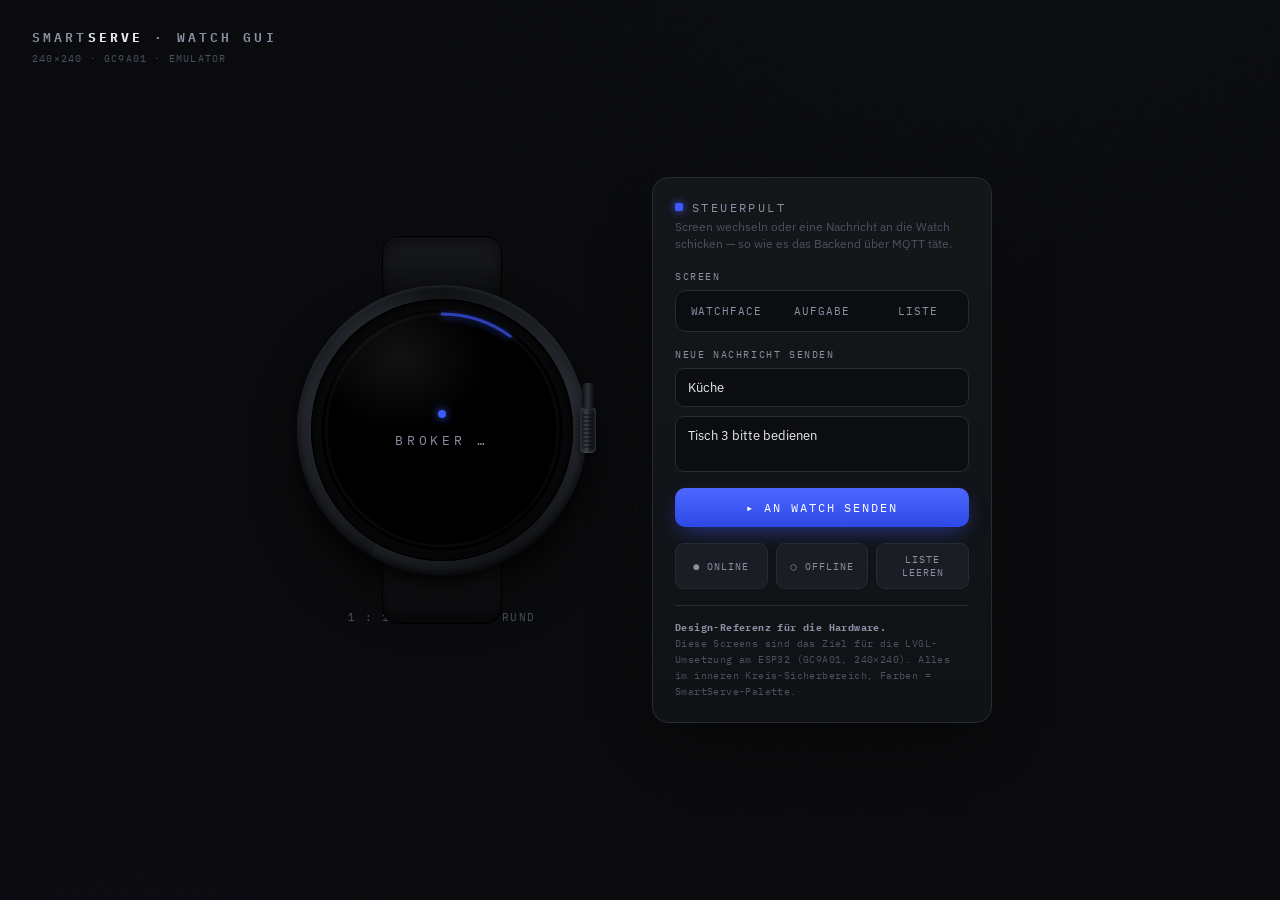
<file: watch-firmware/gui-emulator/index.html>
<!DOCTYPE html>
<html lang="de">
<head>
<meta charset="UTF-8" />
<meta name="viewport" content="width=device-width, initial-scale=1.0" />
<title>SmartServe · Watch GUI Emulator (240×240 GC9A01)</title>
<link rel="preconnect" href="https://fonts.googleapis.com" />
<link rel="preconnect" href="https://fonts.gstatic.com" crossorigin />
<link href="https://fonts.googleapis.com/css2?family=IBM+Plex+Mono:wght@400;500;600;700&family=IBM+Plex+Sans:wght@300;400;500;600&display=swap" rel="stylesheet" />
<style>
  :root{
    --bg:#08090b; --bg2:#0e0f11; --panel:#14161a; --panel2:#1a1d23;
    --border:#272b35; --line:#2f3440;
    --pri:#e8eaf0; --sec:#8a90a3; --muted:#4b5162;
    --accent:#3d5afe; --accent-dim:#1a2350;
    --cyan:#22d3ee; --green:#00e07a; --amber:#ffb020; --danger:#ff4d4f;
    --mono:'IBM Plex Mono',ui-monospace,monospace;
    --sans:'IBM Plex Sans',system-ui,sans-serif;
    --D:240px; /* echte Displaygröße */
  }
  *{box-sizing:border-box;margin:0;padding:0}
  html,body{height:100%}
  body{
    font-family:var(--sans); color:var(--pri);
    background:
      radial-gradient(1200px 700px at 78% -10%, #14203f22, transparent 60%),
      radial-gradient(900px 600px at 10% 110%, #1a103522, transparent 55%),
      var(--bg);
    min-height:100vh; display:flex; align-items:center; justify-content:center;
    gap:56px; padding:48px; flex-wrap:wrap;
    background-attachment:fixed;
  }
  /* faint grain */
  body::before{
    content:""; position:fixed; inset:0; pointer-events:none; z-index:0; opacity:.035;
    background-image:url("data:image/svg+xml;utf8,<svg xmlns='http://www.w3.org/2000/svg' width='120' height='120'><filter id='n'><feTurbulence type='fractalNoise' baseFrequency='0.9' numOctaves='2'/></filter><rect width='100%25' height='100%25' filter='url(%23n)'/></svg>");
  }

  /* ─────────────────────────── WATCH BODY ─────────────────────────── */
  .rig{position:relative; z-index:1; display:flex; flex-direction:column; align-items:center; gap:22px}
  .watch{position:relative; width:308px; height:308px; display:flex; align-items:center; justify-content:center}
  /* Armband-Stummel */
  .strap{position:absolute; left:50%; transform:translateX(-50%); width:120px; height:70px;
    background:linear-gradient(180deg,#191b1f,#0c0d0f); border:1px solid #000; z-index:0}
  .strap.top{top:-40px; border-radius:16px 16px 6px 6px; box-shadow:inset 0 6px 14px #0008}
  .strap.bot{bottom:-40px; border-radius:6px 6px 16px 16px; box-shadow:inset 0 -6px 14px #0008}
  /* Gehäuse */
  .case{position:relative; width:290px; height:290px; border-radius:50%;
    background:
      radial-gradient(120px 120px at 34% 26%, #33373f, transparent 60%),
      conic-gradient(from 210deg, #16181c, #23262c 20%, #101215 42%, #26292f 62%, #131519 82%, #1c1f24);
    box-shadow:
      0 30px 60px -18px #000e, 0 6px 18px #000a,
      inset 0 2px 3px #4a4f5a55, inset 0 -3px 8px #000c;
    display:flex; align-items:center; justify-content:center; z-index:2}
  /* Krone */
  .crown{position:absolute; right:-9px; top:50%; transform:translateY(-50%);
    width:16px; height:46px; border-radius:5px;
    background:linear-gradient(90deg,#0c0d10,#3a3f49 40%,#202429 60%,#0b0c0e);
    box-shadow:0 2px 6px #000a, inset 0 0 3px #5a616e; z-index:3}
  .crown::after{content:""; position:absolute; inset:5px 3px; border-radius:3px;
    background:repeating-linear-gradient(180deg,#0000 0 2px,#00000066 2px 4px)}
  .btn2{position:absolute; right:-7px; top:34%; width:12px; height:26px; border-radius:4px;
    background:linear-gradient(90deg,#0c0d10,#2c3037 50%,#0b0c0e); z-index:3}

  /* Lünette + Glas */
  .bezel{width:262px; height:262px; border-radius:50%; padding:11px;
    background:radial-gradient(circle at 50% 34%, #0b0c0e, #050506);
    box-shadow:inset 0 0 0 1px #000, inset 0 3px 10px #000, 0 0 0 1px #33383f22}
  .screen{position:relative; width:240px; height:240px; border-radius:50%;
    overflow:hidden; background:#000;
    box-shadow:inset 0 0 24px #000, inset 0 0 2px #000;}
  /* Status-Ring am Rand */
  .ring{position:absolute; inset:0; z-index:5; pointer-events:none}
  .ring circle{fill:none; stroke-width:3}
  .ring .track{stroke:#ffffff0c}
  .ring .prog{stroke:var(--accent); stroke-linecap:round;
    filter:drop-shadow(0 0 4px var(--accent)); transition:stroke-dashoffset .6s ease, stroke .4s}
  /* Glas-Reflex */
  .glass{position:absolute; inset:0; z-index:9; pointer-events:none; border-radius:50%;
    background:
      radial-gradient(150px 120px at 32% 20%, #ffffff12, transparent 60%),
      radial-gradient(120px 200px at 88% 92%, #00000055, transparent 60%)}
  .vign{position:absolute; inset:0; z-index:8; pointer-events:none; border-radius:50%;
    box-shadow:inset 0 0 34px #000a}

  /* ─────────────────────────── SCREENS ─────────────────────────── */
  .view{position:absolute; inset:0; z-index:6; display:none;
    flex-direction:column; align-items:center; justify-content:center;
    text-align:center; padding:30px 26px}
  .view.on{display:flex; animation:fade .25s ease}
  @keyframes fade{from{opacity:0} to{opacity:1}}
  .safe{width:186px; display:flex; flex-direction:column; align-items:center; gap:2px}

  /* Watchface */
  .wf-status{position:absolute; top:26px; left:50%; transform:translateX(-50%);
    display:flex; align-items:center; gap:7px; font-family:var(--mono); font-size:10px;
    letter-spacing:.14em; color:var(--sec); text-transform:uppercase}
  .dot{width:7px; height:7px; border-radius:50%; background:var(--green);
    box-shadow:0 0 7px var(--green)}
  .dot.off{background:var(--danger); box-shadow:0 0 7px var(--danger)}
  .wf-time{font-family:var(--mono); font-weight:600; font-size:58px; line-height:1;
    letter-spacing:.02em; color:var(--pri); text-shadow:0 0 18px #3d5afe33}
  .wf-time .sec{font-size:20px; color:var(--accent); vertical-align:super; margin-left:3px}
  .wf-date{font-family:var(--mono); font-size:12px; letter-spacing:.22em; color:var(--sec);
    text-transform:uppercase; margin-top:8px}
  .wf-brand{position:absolute; bottom:30px; left:50%; transform:translateX(-50%);
    font-family:var(--mono); font-size:10px; letter-spacing:.32em; color:var(--muted)}
  .wf-brand b{color:var(--sec); font-weight:600}

  /* Task */
  .t-chip{display:inline-flex; align-items:center; gap:6px; font-family:var(--mono);
    font-size:11px; letter-spacing:.18em; text-transform:uppercase; color:var(--cyan);
    padding:4px 12px; border:1px solid #22d3ee44; border-radius:20px; background:#22d3ee11;
    margin-bottom:12px}
  .t-chip .d{width:6px; height:6px; border-radius:50%; background:var(--cyan);
    box-shadow:0 0 6px var(--cyan)}
  .t-msg{font-family:var(--sans); font-weight:500; font-size:21px; line-height:1.25;
    color:var(--pri); max-height:80px; overflow:hidden}
  .t-time{font-family:var(--mono); font-size:10px; letter-spacing:.14em; color:var(--muted);
    margin-top:10px}
  .t-actions{position:absolute; bottom:24px; left:50%; transform:translateX(-50%);
    display:flex; gap:12px}
  .act{width:56px; height:40px; border-radius:14px; border:1px solid var(--line);
    background:var(--panel); color:var(--pri); font-family:var(--mono); font-size:17px;
    display:flex; align-items:center; justify-content:center; cursor:pointer;
    transition:transform .12s, box-shadow .2s, background .2s}
  .act:hover{transform:translateY(-2px)}
  .act:active{transform:translateY(0)}
  .act.ok{border-color:#00e07a55; color:var(--green); background:#00e07a12}
  .act.ok:hover{box-shadow:0 0 16px #00e07a44}
  .act.no{border-color:#ff4d4f55; color:var(--danger); background:#ff4d4f12}
  .act.no:hover{box-shadow:0 0 16px #ff4d4f44}
  .act.wide{width:132px; font-family:var(--sans); font-size:13px; gap:7px; font-weight:500}

  /* Status badge (ongoing/done) */
  .t-state{font-family:var(--mono); font-size:11px; letter-spacing:.2em; text-transform:uppercase;
    padding:3px 10px; border-radius:12px; margin-top:14px}
  .t-state.ong{color:var(--amber); border:1px solid #ffb02055; background:#ffb02011}
  .t-state.done{color:var(--green); border:1px solid #00e07a55; background:#00e07a11}

  /* Done splash */
  .done-mark{width:74px; height:74px; border-radius:50%; border:2px solid var(--green);
    display:flex; align-items:center; justify-content:center; color:var(--green);
    font-size:38px; box-shadow:0 0 26px #00e07a44; margin-bottom:16px;
    animation:pop .4s cubic-bezier(.2,1.4,.4,1)}
  @keyframes pop{from{transform:scale(.4); opacity:0} to{transform:scale(1); opacity:1}}

  /* Liste */
  .l-head{position:absolute; top:30px; left:0; right:0; text-align:center;
    font-family:var(--mono); font-size:11px; letter-spacing:.24em; text-transform:uppercase;
    color:var(--sec)}
  .l-wrap{width:200px; max-height:150px; overflow-y:auto; display:flex; flex-direction:column;
    gap:8px; margin-top:8px; scrollbar-width:none}
  .l-wrap::-webkit-scrollbar{display:none}
  .l-row{display:flex; align-items:center; gap:9px; padding:9px 11px; border-radius:12px;
    background:var(--panel); border:1px solid var(--border); text-align:left}
  .l-row .ld{width:6px; height:6px; border-radius:50%; flex:0 0 auto}
  .l-row .lg{font-family:var(--mono); font-size:9px; letter-spacing:.1em; color:var(--cyan);
    text-transform:uppercase}
  .l-row .lm{font-size:12px; color:var(--pri); white-space:nowrap; overflow:hidden;
    text-overflow:ellipsis; max-width:120px}
  .l-row .lt{margin-left:auto; font-family:var(--mono); font-size:9px; color:var(--muted)}

  /* boot */
  .boot{gap:14px}
  .boot .bl{font-family:var(--mono); font-size:13px; letter-spacing:.28em; color:var(--sec);
    text-transform:uppercase}
  .boot .bd{width:8px;height:8px;border-radius:50%;background:var(--accent);
    box-shadow:0 0 10px var(--accent); animation:blink 1s infinite}
  @keyframes blink{50%{opacity:.25}}

  /* vibrate */
  @keyframes buzz{10%,30%,50%,70%{transform:translateX(-2px)}20%,40%,60%,80%{transform:translateX(2px)}}
  .buzz{animation:buzz .5s}

  .caption{font-family:var(--mono); font-size:11px; letter-spacing:.14em; color:var(--muted);
    text-transform:uppercase}
  .caption b{color:var(--sec); font-weight:600}

  /* ─────────────────────────── CONSOLE ─────────────────────────── */
  .console{position:relative; z-index:1; width:340px; background:linear-gradient(180deg,var(--panel),#101216);
    border:1px solid var(--border); border-radius:16px; padding:22px;
    box-shadow:0 24px 60px -24px #000c}
  .c-title{font-family:var(--mono); font-size:12px; letter-spacing:.2em; text-transform:uppercase;
    color:var(--sec); display:flex; align-items:center; gap:9px; margin-bottom:4px}
  .c-title .k{width:8px;height:8px;border-radius:2px;background:var(--accent);
    box-shadow:0 0 8px var(--accent)}
  .c-sub{font-size:12px; color:var(--muted); margin-bottom:18px; line-height:1.4}
  .grp{margin-bottom:16px}
  .grp>label{font-family:var(--mono); font-size:10px; letter-spacing:.16em; text-transform:uppercase;
    color:var(--sec); display:block; margin-bottom:7px}
  .seg{display:flex; gap:6px; background:#0c0d10; padding:5px; border-radius:11px; border:1px solid var(--border)}
  .seg button{flex:1; padding:8px 4px; border:0; border-radius:7px; background:transparent;
    color:var(--sec); font-family:var(--mono); font-size:11px; letter-spacing:.08em; cursor:pointer;
    text-transform:uppercase; transition:.18s}
  .seg button.sel{background:var(--accent); color:#fff; box-shadow:0 4px 14px #3d5afe55}
  input.f,textarea.f{width:100%; background:#0c0d10; border:1px solid var(--border); border-radius:9px;
    color:var(--pri); font-family:var(--sans); font-size:13px; padding:10px 12px; outline:none;
    transition:border-color .2s, box-shadow .2s; resize:none}
  input.f:focus,textarea.f:focus{border-color:var(--accent); box-shadow:0 0 0 3px #3d5afe22}
  .row2{display:flex; gap:9px}
  .send{width:100%; margin-top:12px; padding:12px; border:0; border-radius:10px; cursor:pointer;
    font-family:var(--mono); font-size:12px; letter-spacing:.16em; text-transform:uppercase;
    color:#fff; background:linear-gradient(180deg,#4c66ff,#2f49e6); box-shadow:0 8px 22px -6px #3d5afe88;
    transition:transform .12s, box-shadow .2s}
  .send:hover{transform:translateY(-1px); box-shadow:0 12px 28px -6px #3d5afeaa}
  .send:active{transform:translateY(0)}
  .hint{font-family:var(--mono); font-size:10px; color:var(--muted); line-height:1.6; margin-top:16px;
    border-top:1px solid var(--border); padding-top:14px; letter-spacing:.04em}
  .hint b{color:var(--sec)}
  .toolbar{display:flex; gap:8px; margin-top:12px}
  .toolbar button{flex:1; padding:9px; border:1px solid var(--border); border-radius:9px;
    background:var(--panel2); color:var(--sec); font-family:var(--mono); font-size:10px;
    letter-spacing:.1em; text-transform:uppercase; cursor:pointer; transition:.18s}
  .toolbar button:hover{color:var(--pri); border-color:var(--line)}
  h1.big{position:fixed; top:26px; left:32px; z-index:2; font-family:var(--mono); font-weight:600;
    font-size:13px; letter-spacing:.24em; text-transform:uppercase; color:var(--sec)}
  h1.big b{color:var(--pri)}
  h1.big span{color:var(--muted); font-weight:400; display:block; margin-top:4px; font-size:10px; letter-spacing:.12em}
</style>
</head>
<body>
  <h1 class="big">SMART<b>SERVE</b> · WATCH GUI<span>240×240 · GC9A01 · Emulator</span></h1>

  <!-- ───────── WATCH ───────── -->
  <div class="rig">
    <div class="watch">
      <div class="strap top"></div>
      <div class="strap bot"></div>
      <div class="case">
        <div class="crown"></div><div class="btn2"></div>
        <div class="bezel">
          <div class="screen" id="screen">

            <svg class="ring" viewBox="0 0 240 240">
              <circle class="track" cx="120" cy="120" r="116"/>
              <circle class="prog"  cx="120" cy="120" r="116" id="ring"
                       transform="rotate(-90 120 120)"/>
            </svg>

            <!-- BOOT -->
            <div class="view boot" data-v="boot">
              <div class="bd"></div>
              <div class="bl" id="bootTxt">SmartServe</div>
            </div>

            <!-- WATCHFACE -->
            <div class="view" data-v="face">
              <div class="wf-status"><span class="dot" id="connDot"></span><span id="connTxt">verbunden</span></div>
              <div class="safe">
                <div class="wf-time" id="clk">09:41</div>
                <div class="wf-date" id="date">MO · 29.09</div>
              </div>
              <div class="wf-brand">SMART<b>SERVE</b></div>
            </div>

            <!-- TASK -->
            <div class="view" data-v="task">
              <div class="safe">
                <div class="t-chip"><span class="d"></span><span id="tGroup">KÜCHE</span></div>
                <div class="t-msg" id="tMsg">Tisch 3 bitte bedienen</div>
                <div class="t-state ong" id="tState" style="display:none">übernommen</div>
                <div class="t-time" id="tTime">14:32</div>
              </div>
              <div class="t-actions" id="tActions">
                <button class="act no" onclick="decline()">✕</button>
                <button class="act ok" onclick="accept()">✓</button>
              </div>
            </div>

            <!-- DONE -->
            <div class="view" data-v="done">
              <div class="done-mark">✓</div>
              <div class="caption"><b>Erledigt</b></div>
            </div>

            <!-- LISTE -->
            <div class="view" data-v="list">
              <div class="l-head">Aufgaben</div>
              <div class="l-wrap" id="listWrap"></div>
            </div>

            <div class="vign"></div>
            <div class="glass"></div>
          </div>
        </div>
      </div>
    </div>
    <div class="caption">1&nbsp;:&nbsp;1 &nbsp;·&nbsp; <b>240&nbsp;px</b> &nbsp;rund</div>
  </div>

  <!-- ───────── CONSOLE ───────── -->
  <div class="console">
    <div class="c-title"><span class="k"></span>Steuerpult</div>
    <div class="c-sub">Screen wechseln oder eine Nachricht an die Watch schicken — so wie es das Backend über MQTT täte.</div>

    <div class="grp">
      <label>Screen</label>
      <div class="seg" id="nav">
        <button data-go="face" class="sel">Watchface</button>
        <button data-go="task">Aufgabe</button>
        <button data-go="list">Liste</button>
      </div>
    </div>

    <div class="grp">
      <label>Neue Nachricht senden</label>
      <div class="row2" style="margin-bottom:9px">
        <input class="f" id="inGroup" placeholder="Gruppe (z.B. Küche)" value="Küche" style="flex:1"/>
      </div>
      <textarea class="f" id="inMsg" rows="2" placeholder="Nachricht…">Tisch 3 bitte bedienen</textarea>
      <button class="send" onclick="sendMsg()">▸ An Watch senden</button>
    </div>

    <div class="toolbar">
      <button onclick="setConn(true)">● online</button>
      <button onclick="setConn(false)">○ offline</button>
      <button onclick="clearList()">Liste leeren</button>
    </div>

    <div class="hint">
      <b>Design-Referenz für die Hardware.</b><br>
      Diese Screens sind das Ziel für die LVGL-Umsetzung am ESP32 (GC9A01, 240×240).
      Alles im inneren Kreis-Sicherbereich, Farben = SmartServe-Palette.
    </div>
  </div>

<script>
  const V = v => document.querySelector(`.view[data-v="${v}"]`);
  const views = [...document.querySelectorAll('.view')];
  const ringEl = document.getElementById('ring');
  const R=116, C=2*Math.PI*R;
  ringEl.style.strokeDasharray=C;

  let state = { group:'Küche', msg:'Tisch 3 bitte bedienen', status:'neu', list:[] };

  function show(v){
    views.forEach(el=>el.classList.toggle('on', el.dataset.v===v));
    // nav sync
    document.querySelectorAll('#nav button').forEach(b=>b.classList.toggle('sel', b.dataset.go===v));
    setRing(v);
  }
  function setRing(v){
    let frac = v==='task'?0.72 : v==='list'?1 : v==='face'?0.33 : 0.1;
    ringEl.style.strokeDashoffset = C*(1-frac);
    ringEl.style.stroke = v==='task' ? 'var(--amber)' : v==='done' ? 'var(--green)' : 'var(--accent)';
  }

  // clock
  const DAYS=['SO','MO','DI','MI','DO','FR','SA'];
  function tick(){
    const d=new Date();
    const hh=String(d.getHours()).padStart(2,'0'), mm=String(d.getMinutes()).padStart(2,'0');
    const ss=String(d.getSeconds()).padStart(2,'0');
    document.getElementById('clk').innerHTML = `${hh}:${mm}<span class="sec">${ss}</span>`;
    document.getElementById('date').textContent =
      `${DAYS[d.getDay()]} · ${String(d.getDate()).padStart(2,'0')}.${String(d.getMonth()+1).padStart(2,'0')}`;
  }
  setInterval(tick,1000); tick();

  function setConn(on){
    document.getElementById('connDot').classList.toggle('off', !on);
    document.getElementById('connTxt').textContent = on?'verbunden':'getrennt';
  }

  // send message -> task screen
  function sendMsg(){
    state.group = (document.getElementById('inGroup').value||'—').trim();
    state.msg   = (document.getElementById('inMsg').value||'').trim();
    state.status='neu';
    const t=new Date(), tm=`${String(t.getHours()).padStart(2,'0')}:${String(t.getMinutes()).padStart(2,'0')}`;
    document.getElementById('tGroup').textContent = state.group.toUpperCase();
    document.getElementById('tMsg').textContent = state.msg||'(leer)';
    document.getElementById('tTime').textContent = tm;
    document.getElementById('tState').style.display='none';
    document.getElementById('tActions').style.display='flex';
    // in Liste
    state.list.unshift({g:state.group, m:state.msg, t:tm, s:'neu'});
    renderList();
    show('task');
    buzz();
  }
  function buzz(){
    const s=document.getElementById('screen');
    s.classList.remove('buzz'); void s.offsetWidth; s.classList.add('buzz');
  }

  function accept(){
    state.status='ongoing';
    document.getElementById('tActions').style.display='none';
    const st=document.getElementById('tState');
    st.className='t-state ong'; st.textContent='übernommen'; st.style.display='inline-block';
    if(state.list[0]) state.list[0].s='ongoing';
    // Erledigt-Button
    const act=document.getElementById('tActions');
    act.innerHTML='<button class="act wide ok" onclick="done()">✓ Erledigt</button>';
    act.style.display='flex';
    setRing('task');
  }
  function decline(){
    if(state.list[0]) state.list[0].s='declined';
    renderList();
    show('face');
  }
  function done(){
    state.status='done';
    if(state.list[0]) state.list[0].s='done';
    renderList();
    show('done');
    setTimeout(()=>show('face'), 1600);
    // actions zurücksetzen
    document.getElementById('tActions').innerHTML=
      '<button class="act no" onclick="decline()">✕</button><button class="act ok" onclick="accept()">✓</button>';
    document.getElementById('tState').style.display='none';
  }

  const SC={neu:'var(--cyan)', ongoing:'var(--amber)', done:'var(--green)', declined:'var(--danger)'};
  function renderList(){
    const w=document.getElementById('listWrap');
    if(!state.list.length){ w.innerHTML='<div class="caption" style="margin:20px auto">keine</div>'; return; }
    w.innerHTML = state.list.slice(0,12).map(r=>`
      <div class="l-row">
        <span class="ld" style="background:${SC[r.s]};box-shadow:0 0 6px ${SC[r.s]}"></span>
        <div><div class="lg">${esc(r.g)}</div><div class="lm">${esc(r.m||'—')}</div></div>
        <span class="lt">${r.t}</span>
      </div>`).join('');
  }
  function clearList(){ state.list=[]; renderList(); }
  const esc=s=>String(s).replace(/[&<>]/g,c=>({'&':'&amp;','<':'&lt;','>':'&gt;'}[c]));

  document.querySelectorAll('#nav button').forEach(b=>b.onclick=()=>show(b.dataset.go));

  // seed
  state.list=[
    {g:'Küche', m:'Tisch 3 bitte bedienen', t:'14:32', s:'neu'},
    {g:'Bar',   m:'Nachschub Gläser',       t:'14:20', s:'done'},
    {g:'Service',m:'Reservierung 18:00',    t:'13:55', s:'declined'},
  ];
  renderList(); setConn(true);

  // boot -> face
  const bt=document.getElementById('bootTxt');
  show('boot');
  const seq=['SmartServe','WLAN …','Broker …','Bereit'];
  let i=0; const iv=setInterval(()=>{ i++; if(i<seq.length){bt.textContent=seq[i];} else {clearInterval(iv); show('face');} },520);
</script>
</body>
</html>
</file>
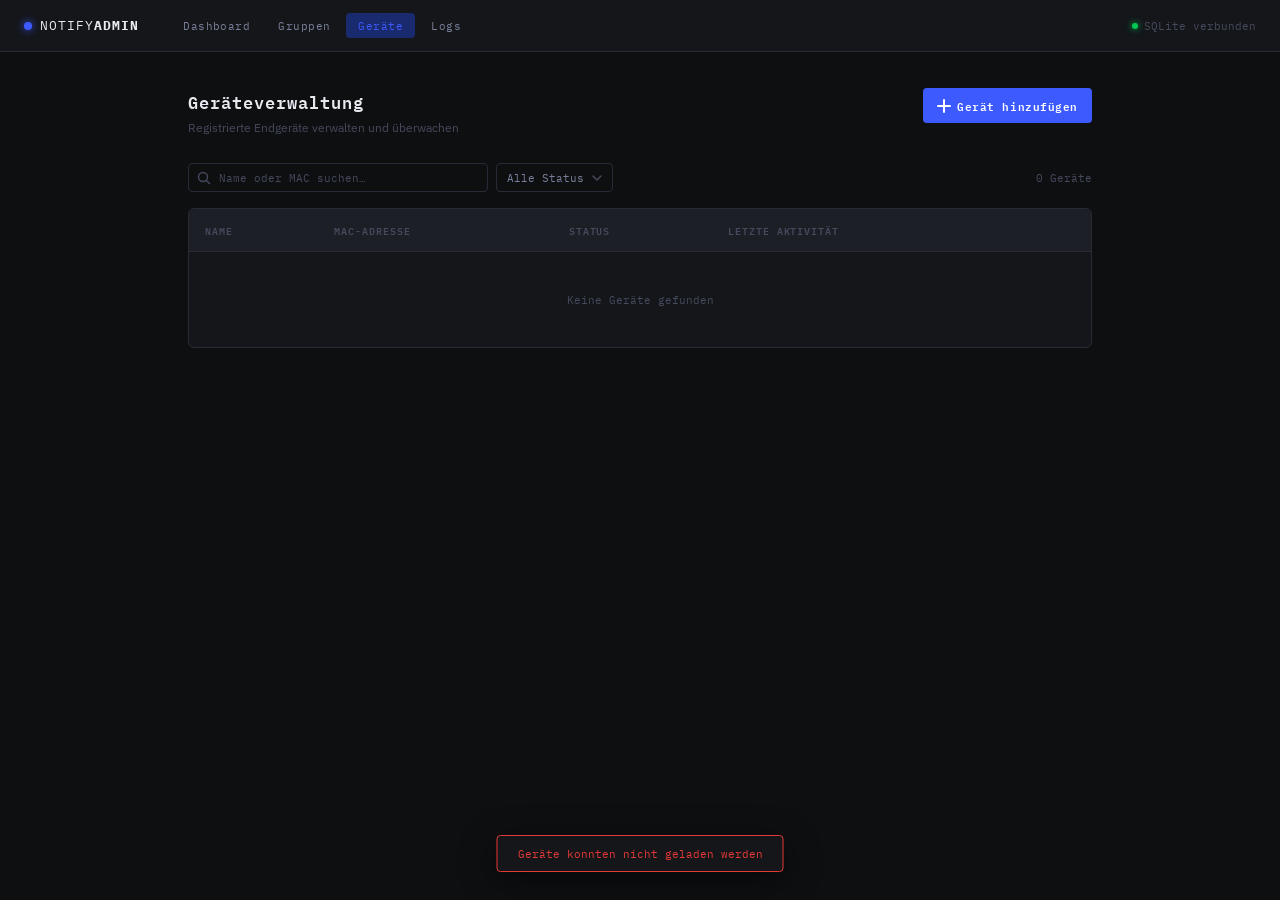
<file: frontend/devices/devices.html>
<!DOCTYPE html>
<html lang="de">
<head>
  <meta charset="UTF-8" />
  <meta name="viewport" content="width=device-width, initial-scale=1.0" />
  <title>Geräte – Admin</title>
  <link rel="preconnect" href="https://fonts.googleapis.com" />
  <link href="https://fonts.googleapis.com/css2?family=IBM+Plex+Mono:wght@400;600&family=IBM+Plex+Sans:wght@300;400;600&display=swap" rel="stylesheet" />
  <link rel="stylesheet" href="style.css" />
</head>
<body>

  <header class="topbar">
    <div class="topbar-brand">
      <span class="brand-dot"></span>
      <span class="brand-name">NOTIFY<strong>ADMIN</strong></span>
    </div>
    <nav class="topbar-nav">
      <a href="/dashboard">Dashboard</a>
      <a href="/groups">Gruppen</a>
      <a href="/devices" class="active">Geräte</a>
      <a href="/logs">Logs</a>
    </nav>
    <div class="topbar-status">
      <span class="status-dot online"></span>
      <span>SQLite verbunden</span>
    </div>
  </header>

  <div class="page-wrap">

    <div class="page-header">
      <div>
        <h1 class="page-title">Geräteverwaltung</h1>
        <p class="page-sub">Registrierte Endgeräte verwalten und überwachen</p>
      </div>
      <button class="btn btn-primary" onclick="toggleForm()">
        <svg width="14" height="14" viewBox="0 0 14 14" fill="none"><path d="M7 1v12M1 7h12" stroke="currentColor" stroke-width="2" stroke-linecap="round"/></svg>
        Gerät hinzufügen
      </button>
    </div>

    <!-- Add Form -->
    <div id="add-form" class="add-form">
      <div class="add-form-grid">
        <div class="form-group">
          <label class="form-label">Name</label>
          <input type="text" id="f-name" class="input-field" placeholder="Watch-Lager-01" autocomplete="off" />
        </div>
        <div class="form-group">
          <label class="form-label">MAC-Adresse</label>
          <input type="text" id="f-mac" class="input-field" placeholder="AA:BB:CC:DD:EE:FF" maxlength="17" oninput="fmtMac(this)" autocomplete="off" />
        </div>
      </div>
      <div class="form-actions">
        <button class="btn btn-ghost" onclick="toggleForm()">Abbrechen</button>
        <button class="btn btn-primary" onclick="addDevice()">Speichern</button>
      </div>
    </div>

    <!-- Toolbar -->
    <div class="toolbar">
      <div class="toolbar-left">
        <div class="search-wrap">
          <svg class="search-icon" width="14" height="14" viewBox="0 0 14 14" fill="none">
            <circle cx="6" cy="6" r="4.5" stroke="currentColor" stroke-width="1.4"/>
            <path d="M10 10l2.5 2.5" stroke="currentColor" stroke-width="1.4" stroke-linecap="round"/>
          </svg>
          <input type="text" id="search" class="input-field input-sm search-input" placeholder="Name oder MAC suchen…" oninput="render()" />
        </div>
        <select id="filter" class="select-field" onchange="render()">
          <option value="all">Alle Status</option>
          <option value="online">Online</option>
          <option value="offline">Offline</option>
        </select>
      </div>
      <span class="device-count" id="device-count">– Geräte</span>
    </div>

    <!-- Table -->
    <div class="table-wrap">
      <table>
        <thead>
          <tr>
            <th>Name</th>
            <th>MAC-Adresse</th>
            <th>Status</th>
            <th>Letzte Aktivität</th>
            <th></th>
          </tr>
        </thead>
        <tbody id="tbody"></tbody>
      </table>
    </div>

  </div>

  <!-- Toast -->
  <div class="toast" id="toast"></div>

  <script src="script.js"></script>
</body>
</html>
</file>
<file: frontend/devices/style.css>
/* ============================================================
   NOTIFY ADMIN — style.css
   Gilt für: groups.html + devices.html
   Aesthetic: Industrial / Utilitarian — IBM Plex Mono + Sans
   ============================================================ */

*, *::before, *::after { box-sizing: border-box; margin: 0; padding: 0; }

:root {
  --bg:          #0e0f11;
  --bg-panel:    #14161a;
  --bg-hover:    #1c1f26;
  --bg-active:   #1e2230;
  --border:      #272b35;
  --border-focus:#3d5afe;
  --text-pri:    #e8eaf0;
  --text-sec:    #7a8099;
  --text-muted:  #454a5c;
  --accent:      #3d5afe;
  --accent-dim:  #1a2a6e;
  --danger:      #e53935;
  --danger-dim:  #5a1515;
  --success:     #00c853;
  --mono:        'IBM Plex Mono', monospace;
  --sans:        'IBM Plex Sans', sans-serif;
  --radius:      4px;
  --topbar-h:    52px;
}

html { font-size: 15px; }

body {
  font-family: var(--sans);
  background: var(--bg);
  color: var(--text-pri);
  min-height: 100vh;
  display: flex;
  flex-direction: column;
}

/* ── TOPBAR ─────────────────────────────────────────── */
.topbar {
  height: var(--topbar-h);
  background: var(--bg-panel);
  border-bottom: 1px solid var(--border);
  display: flex;
  align-items: center;
  padding: 0 24px;
  gap: 32px;
  position: sticky;
  top: 0;
  z-index: 100;
  flex-shrink: 0;
}
.topbar-brand {
  font-family: var(--mono);
  font-size: .85rem;
  letter-spacing: .08em;
  display: flex;
  align-items: center;
  gap: 8px;
  color: var(--text-pri);
  white-space: nowrap;
}
.brand-dot {
  width: 8px; height: 8px;
  background: var(--accent);
  border-radius: 50%;
  box-shadow: 0 0 8px var(--accent);
}
.topbar-nav { display: flex; gap: 4px; flex: 1; }
.topbar-nav a {
  font-family: var(--mono);
  font-size: .75rem;
  text-decoration: none;
  color: var(--text-sec);
  padding: 5px 12px;
  border-radius: var(--radius);
  letter-spacing: .04em;
  transition: color .15s, background .15s;
}
.topbar-nav a:hover  { color: var(--text-pri); background: var(--bg-hover); }
.topbar-nav a.active { color: var(--accent);   background: var(--accent-dim); }
.topbar-status {
  display: flex;
  align-items: center;
  gap: 6px;
  font-family: var(--mono);
  font-size: .7rem;
  color: var(--text-muted);
  white-space: nowrap;
}
.status-dot { width: 6px; height: 6px; border-radius: 50%; background: var(--text-muted); }
.status-dot.online { background: var(--success); box-shadow: 0 0 6px var(--success); }

/* ── BUTTONS ─────────────────────────────────────────── */
.btn {
  font-family: var(--mono);
  font-size: .75rem;
  letter-spacing: .05em;
  font-weight: 600;
  border: none;
  border-radius: var(--radius);
  cursor: pointer;
  padding: 8px 14px;
  display: inline-flex;
  align-items: center;
  gap: 6px;
  white-space: nowrap;
  transition: background .15s, transform .1s;
}
.btn:active { transform: scale(.97); }
.btn-primary { background: var(--accent); color: #fff; }
.btn-primary:hover { background: #5c6fff; }
.btn-ghost { background: transparent; color: var(--text-sec); border: 1px solid var(--border); }
.btn-ghost:hover { color: var(--text-pri); background: var(--bg-hover); }
.btn-danger { background: transparent; color: var(--danger); border: 1px solid var(--danger-dim); }
.btn-danger:hover { background: var(--danger-dim); }
.btn-sm { font-size: .7rem; padding: 5px 10px; }

/* ── INPUTS ─────────────────────────────────────────── */
.input-field {
  font-family: var(--mono);
  font-size: .8rem;
  background: var(--bg);
  color: var(--text-pri);
  border: 1px solid var(--border);
  border-radius: var(--radius);
  padding: 8px 10px;
  outline: none;
  width: 100%;
  transition: border-color .15s;
}
.input-field::placeholder { color: var(--text-muted); }
.input-field:focus { border-color: var(--border-focus); }
.input-sm { font-size: .75rem; padding: 6px 9px; }

.select-field {
  font-family: var(--mono);
  font-size: .75rem;
  background: var(--bg);
  color: var(--text-sec);
  border: 1px solid var(--border);
  border-radius: var(--radius);
  padding: 6px 28px 6px 10px;
  outline: none;
  cursor: pointer;
  appearance: none;
  -webkit-appearance: none;
  background-image: url("data:image/svg+xml,%3Csvg width='10' height='6' viewBox='0 0 10 6' fill='none' xmlns='http://www.w3.org/2000/svg'%3E%3Cpath d='M1 1l4 4 4-4' stroke='%23454a5c' stroke-width='1.5' stroke-linecap='round' stroke-linejoin='round'/%3E%3C/svg%3E");
  background-repeat: no-repeat;
  background-position: right 10px center;
  transition: border-color .15s;
}
.select-field:focus { border-color: var(--border-focus); color: var(--text-pri); }

/* ── TOAST ──────────────────────────────────────────── */
.toast {
  position: fixed;
  bottom: 28px; left: 50%;
  transform: translateX(-50%) translateY(16px);
  font-family: var(--mono);
  font-size: .75rem;
  background: var(--bg-panel);
  color: var(--text-pri);
  border: 1px solid var(--border);
  padding: 10px 20px;
  border-radius: var(--radius);
  box-shadow: 0 8px 32px rgba(0,0,0,.5);
  opacity: 0;
  pointer-events: none;
  transition: opacity .2s, transform .2s;
  z-index: 300;
  white-space: nowrap;
}
.toast.show  { opacity: 1; transform: translateX(-50%) translateY(0); }
.toast.success { border-color: var(--success); color: var(--success); }
.toast.error   { border-color: var(--danger);  color: var(--danger);  }

/* ── MODAL ──────────────────────────────────────────── */
.modal-backdrop {
  position: fixed; inset: 0;
  background: rgba(0,0,0,.65);
  backdrop-filter: blur(3px);
  display: flex; align-items: center; justify-content: center;
  z-index: 200;
}
.modal {
  background: var(--bg-panel);
  border: 1px solid var(--border);
  border-radius: 6px;
  padding: 28px;
  width: 360px;
  box-shadow: 0 24px 64px rgba(0,0,0,.6);
}
.modal h3 {
  font-family: var(--mono);
  font-size: .8rem;
  letter-spacing: .1em;
  text-transform: uppercase;
  color: var(--text-sec);
  margin-bottom: 16px;
}
.modal-actions { display: flex; gap: 8px; justify-content: flex-end; margin-top: 16px; }

/* ── SCROLLBAR ──────────────────────────────────────── */
::-webkit-scrollbar { width: 5px; }
::-webkit-scrollbar-track { background: transparent; }
::-webkit-scrollbar-thumb { background: var(--border); border-radius: 4px; }


/* ════════════════════════════════════════════════════
   GROUPS PAGE
   ════════════════════════════════════════════════════ */
.layout {
  display: grid;
  grid-template-columns: 300px 1fr;
  flex: 1;
  min-height: calc(100vh - var(--topbar-h));
}
.panel { border-right: 1px solid var(--border); display: flex; flex-direction: column; min-height: 0; }
.panel-right { border-right: none; }

.panel-header {
  padding: 20px 20px 16px;
  border-bottom: 1px solid var(--border);
  display: flex; align-items: center; gap: 10px;
  flex-shrink: 0;
}
.panel-header h2 {
  font-family: var(--mono);
  font-size: .8rem; font-weight: 600;
  letter-spacing: .1em; text-transform: uppercase;
  color: var(--text-sec); flex: 1;
}
.panel-actions { display: flex; gap: 6px; }

.badge {
  font-family: var(--mono);
  font-size: .68rem;
  background: var(--bg-hover);
  color: var(--text-muted);
  border: 1px solid var(--border);
  border-radius: 2px;
  padding: 1px 7px;
}

.create-group-form {
  padding: 16px 16px 12px;
  display: flex; gap: 8px;
  border-bottom: 1px solid var(--border);
  flex-shrink: 0;
}

.group-list { list-style: none; overflow-y: auto; flex: 1; padding: 8px 0; }
.group-item {
  display: flex; align-items: center;
  padding: 10px 16px; gap: 10px;
  cursor: pointer;
  border-left: 2px solid transparent;
  transition: background .12s, border-color .12s;
}
.group-item:hover { background: var(--bg-hover); }
.group-item.active { background: var(--bg-active); border-left-color: var(--accent); }

.group-icon {
  font-family: var(--mono); font-size: .65rem;
  background: var(--bg-hover); border: 1px solid var(--border); color: var(--text-muted);
  width: 26px; height: 26px; border-radius: var(--radius);
  display: flex; align-items: center; justify-content: center; flex-shrink: 0;
}
.group-item.active .group-icon { background: var(--accent-dim); border-color: var(--accent); color: var(--accent); }
.group-label { flex: 1; font-size: .85rem; color: var(--text-pri); overflow: hidden; text-overflow: ellipsis; white-space: nowrap; }
.group-meta  { font-family: var(--mono); font-size: .65rem; color: var(--text-muted); }

.empty-hint {
  font-family: var(--mono); font-size: .72rem;
  color: var(--text-muted); text-align: center;
  padding: 24px 16px; display: none;
}

.empty-state { flex: 1; display: flex; flex-direction: column; align-items: center; justify-content: center; gap: 12px; color: var(--text-muted); }
.empty-icon  { font-size: 2.5rem; opacity: .25; line-height: 1; }
.empty-state p { font-family: var(--mono); font-size: .75rem; text-align: center; max-width: 220px; line-height: 1.6; }

#device-section { display: flex; flex-direction: column; flex: 1; min-height: 0; }

.device-toolbar {
  padding: 14px 20px;
  display: flex; align-items: center; gap: 8px;
  border-bottom: 1px solid var(--border);
  flex-shrink: 0;
}
.device-list { list-style: none; overflow-y: auto; flex: 1; padding: 8px 0; }
.device-item { display: flex; align-items: center; padding: 10px 20px; gap: 12px; transition: background .1s; }
.device-item:hover { background: var(--bg-hover); }
.device-item.hidden { display: none; }

.device-item input[type="checkbox"] {
  appearance: none; -webkit-appearance: none;
  width: 16px; height: 16px;
  border: 1px solid var(--border); border-radius: 2px;
  background: var(--bg); cursor: pointer; flex-shrink: 0;
  position: relative;
  transition: background .12s, border-color .12s;
}
.device-item input[type="checkbox"]:checked { background: var(--accent); border-color: var(--accent); }
.device-item input[type="checkbox"]:checked::after {
  content: ''; position: absolute;
  left: 4px; top: 2px; width: 5px; height: 8px;
  border: 2px solid #fff; border-top: none; border-left: none;
  transform: rotate(45deg);
}

.device-info { flex: 1; }
.device-name { font-size: .85rem; color: var(--text-pri); }
.device-id   { font-family: var(--mono); font-size: .65rem; color: var(--text-muted); margin-top: 1px; }
.device-type {
  font-family: var(--mono); font-size: .65rem;
  padding: 2px 7px; border-radius: 2px;
  background: var(--bg-hover); border: 1px solid var(--border); color: var(--text-muted);
}

.save-bar {
  padding: 14px 20px; border-top: 1px solid var(--border);
  display: flex; align-items: center; justify-content: space-between;
  flex-shrink: 0; background: var(--bg-panel);
}
.save-hint { font-family: var(--mono); font-size: .72rem; color: var(--text-muted); }


/* ════════════════════════════════════════════════════
   DEVICES PAGE
   ════════════════════════════════════════════════════ */
.page-wrap {
  max-width: 960px;
  margin: 0 auto;
  padding: 36px 28px 60px;
  width: 100%;
}

.page-header {
  display: flex;
  align-items: flex-start;
  justify-content: space-between;
  margin-bottom: 28px;
  gap: 16px;
}
.page-title {
  font-family: var(--mono);
  font-size: 1.1rem; font-weight: 600;
  letter-spacing: .06em; color: var(--text-pri);
  margin-bottom: 4px;
}
.page-sub { font-size: .8rem; color: var(--text-muted); }

/* Add Form */
.add-form {
  display: none;
  background: var(--bg-panel);
  border: 1px solid var(--border);
  border-radius: 6px;
  padding: 20px;
  margin-bottom: 20px;
}
.add-form-grid {
  display: grid;
  grid-template-columns: 1fr 1fr;
  gap: 16px;
  margin-bottom: 16px;
}
.form-group { display: flex; flex-direction: column; gap: 6px; }
.form-label {
  font-family: var(--mono);
  font-size: .7rem; letter-spacing: .07em; text-transform: uppercase;
  color: var(--text-sec);
}
.form-actions {
  display: flex; gap: 8px; justify-content: flex-end;
  border-top: 1px solid var(--border); padding-top: 16px;
}

/* Toolbar */
.toolbar {
  display: flex; align-items: center;
  justify-content: space-between;
  gap: 12px; margin-bottom: 16px;
}
.toolbar-left { display: flex; align-items: center; gap: 8px; flex: 1; }

.search-wrap { position: relative; flex: 1; max-width: 300px; }
.search-icon {
  position: absolute; left: 9px; top: 50%;
  transform: translateY(-50%);
  color: var(--text-muted); pointer-events: none;
}
.search-input { padding-left: 30px; }

.device-count {
  font-family: var(--mono); font-size: .72rem;
  color: var(--text-muted); white-space: nowrap;
}

/* Table */
.table-wrap {
  background: var(--bg-panel);
  border: 1px solid var(--border);
  border-radius: 6px;
  overflow: hidden;
}
table { width: 100%; border-collapse: collapse; }
thead { background: var(--bg-hover); }
th {
  font-family: var(--mono);
  font-size: .68rem; letter-spacing: .09em; text-transform: uppercase;
  color: var(--text-muted); padding: 12px 16px; font-weight: 600;
  text-align: left; border-bottom: 1px solid var(--border);
}
td {
  font-size: .85rem; color: var(--text-pri);
  padding: 13px 16px; border-bottom: 1px solid var(--border);
  vertical-align: middle;
}
tbody tr:last-child td { border-bottom: none; }
tbody tr { transition: background .1s; }
tbody tr:hover { background: var(--bg-hover); }

td code {
  font-family: var(--mono); font-size: .75rem; color: var(--text-sec);
  background: var(--bg-hover); border: 1px solid var(--border);
  border-radius: 3px; padding: 2px 7px;
}

/* Status Badges (devices table) */
.status-badge {
  font-family: var(--mono);
  font-size: .68rem; font-weight: 600; letter-spacing: .05em;
  display: inline-flex; align-items: center; gap: 5px;
  padding: 3px 9px; border-radius: 3px;
}
.status-badge::before { content: ''; width: 5px; height: 5px; border-radius: 50%; }
.status-badge.online  { background: rgba(0,200,83,.1);  color: var(--success); border: 1px solid rgba(0,200,83,.25); }
.status-badge.online::before  { background: var(--success); box-shadow: 0 0 5px var(--success); }
.status-badge.offline { background: rgba(229,57,53,.1); color: var(--danger);  border: 1px solid rgba(229,57,53,.25); }
.status-badge.offline::before { background: var(--danger); }

td.time-col { font-family: var(--mono); font-size: .72rem; color: var(--text-muted); }

.btn-row-delete {
  font-family: var(--mono); font-size: .68rem;
  padding: 4px 10px;
  background: transparent; color: var(--text-muted);
  border: 1px solid var(--border); border-radius: var(--radius);
  cursor: pointer;
  transition: color .12s, background .12s, border-color .12s;
}
.btn-row-delete:hover { color: var(--danger); background: var(--danger-dim); border-color: var(--danger-dim); }

.empty-row td {
  text-align: center; color: var(--text-muted);
  font-family: var(--mono); font-size: .75rem;
  padding: 40px 16px;
}

/* ── RESPONSIVE ─────────────────────────────────────── */
@media (max-width: 720px) {
  .layout { grid-template-columns: 1fr; grid-template-rows: auto 1fr; }
  .panel  { border-right: none; border-bottom: 1px solid var(--border); }
  .panel-left { max-height: 40vh; }
  .add-form-grid { grid-template-columns: 1fr; }
  .page-header { flex-direction: column; align-items: stretch; }
  .toolbar { flex-direction: column; align-items: stretch; }
  .toolbar-left { flex-direction: column; }
  .search-wrap  { max-width: 100%; }
  th:nth-child(2), td:nth-child(2),
  th:nth-child(4), td:nth-child(4) { display: none; }
}
</file>
